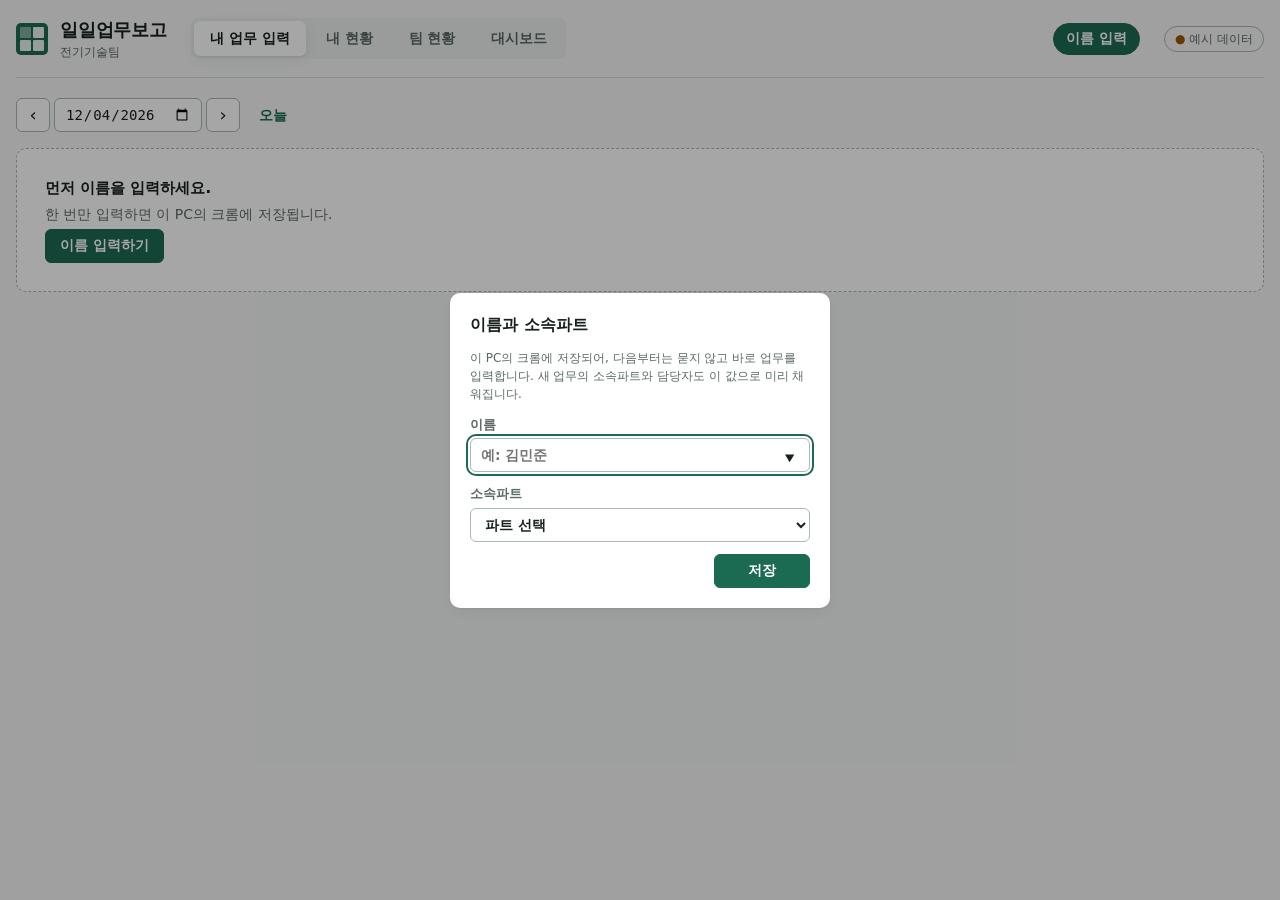
<file: daily-report/index.html>
<!doctype html>
<html lang="ko">
<head>
<meta charset="utf-8">
<meta name="viewport" content="width=device-width, initial-scale=1, viewport-fit=cover">
<title>팀 일일업무보고</title>
<link rel="stylesheet" href="css/style.css">
<!-- [팀장용 대시보드] 분리할 때 이 줄과 아래 dashboard.js 줄을 지우면 됩니다 -->
<link rel="stylesheet" href="dashboard/dashboard.css">
</head>
<body>
<div class="app">
  <header class="topbar">
    <div class="brand">
      <span class="brand-mark" aria-hidden="true"><i></i><i></i><i></i><i></i></span>
      <div>
        <h1>일일업무보고</h1>
        <p id="team-name" class="brand-sub"></p>
      </div>
    </div>
    <nav class="tabs" role="tablist" aria-label="화면 선택">
      <button type="button" role="tab" id="tab-input" data-tab="input">내 업무 입력</button>
      <button type="button" role="tab" id="tab-leader" data-tab="leader">팀 현황</button>
    </nav>
    <button type="button" id="me-chip" class="me-chip"></button>
    <span id="store-badge" class="store-badge"></span>
  </header>

  <div id="config-error" class="banner banner-error" hidden></div>

  <!-- 팀원: 내 업무 입력 -->
  <main id="view-input" class="view" role="tabpanel" aria-labelledby="tab-input">
    <div class="toolbar">
      <div class="whoami" id="whoami" hidden>
        <span class="whoami-label">작성자</span>
        <strong id="me-name"></strong>
        <select id="my-part" aria-label="내 소속파트"></select>
        <button type="button" class="btn ghost small" id="me-change">변경</button>
      </div>
      <div class="date-nav" role="group" aria-label="보고 날짜">
        <button type="button" class="icon-btn" id="in-prev" aria-label="이전 근무일">‹</button>
        <input type="date" id="in-date" aria-label="보고 날짜">
        <button type="button" class="icon-btn" id="in-next" aria-label="다음 근무일">›</button>
        <button type="button" class="btn ghost" id="in-today">오늘</button>
      </div>
    </div>

    <div id="me-empty" class="empty-state" hidden>
      <strong>먼저 이름을 입력하세요.</strong>
      <span>한 번만 입력하면 이 PC의 크롬에 저장됩니다.</span>
      <div><button type="button" class="btn primary" id="me-open">이름 입력하기</button></div>
    </div>

    <div id="in-body">
      <p id="in-heading" class="report-heading"></p>
      <div id="in-notice" class="banner banner-info" hidden></div>
      <div id="carry-notice" class="banner banner-carry" hidden></div>

      <section class="block">
        <header class="block-head">
          <h2>업무 목록</h2>
        </header>
        <div class="entry entry-head" aria-hidden="true">
          <span>#</span><span>소속파트</span><span>제목</span><span>내용</span><span>진행율</span><span>비고</span><span>담당자</span><span></span>
        </div>
        <div id="entries" class="entries"></div>
        <div class="add-row">
          <button type="button" class="btn add" id="add-entry">+ 빈 업무 추가</button>
          <button type="button" class="btn add" id="open-loader">+ 지난 업무에서 불러오기</button>
        </div>
        <div id="paused" class="paused" hidden></div>
      </section>

      <div class="savebar">
        <span id="dirty-text" class="dirty-text"></span>
        <button type="button" class="btn primary" id="save-btn">저장</button>
      </div>
    </div>
  </main>

  <!-- 팀장: 팀 현황 -->
  <main id="view-leader" class="view" role="tabpanel" aria-labelledby="tab-leader" hidden>
    <div class="toolbar">
      <div class="seg" role="group" aria-label="보기 방식">
        <button type="button" data-mode="day">일간</button>
        <button type="button" data-mode="week">주간</button>
      </div>
      <div class="date-nav" role="group" aria-label="조회 날짜">
        <button type="button" class="icon-btn" id="ld-prev" aria-label="이전">‹</button>
        <input type="date" id="ld-date" aria-label="조회 날짜">
        <button type="button" class="icon-btn" id="ld-next" aria-label="다음">›</button>
        <button type="button" class="btn ghost" id="ld-today">오늘</button>
      </div>
      <label class="field">
        <span>소속파트</span>
        <select id="part-filter"></select>
      </label>
      <span class="spacer"></span>
      <button type="button" class="btn" id="copy-tsv">엑셀로 복사</button>
      <button type="button" class="btn primary" id="dl-xlsx" title="파트 필터와 상관없이 팀 전체 보고를 .xlsx 파일로 내려받습니다">오늘 엑셀 내려받기</button>
      <button type="button" class="btn" id="ld-refresh">새로고침</button>
    </div>

    <div id="summary" class="summary"></div>
    <div id="grid" class="grid-wrap"></div>
    <p id="loaded-at" class="meta"></p>
  </main>
</div>

<datalist id="member-list"></datalist>

<div id="toast" class="toast" role="status" aria-live="polite"></div>

<div id="me-dialog" class="dialog-backdrop" hidden>
  <form class="dialog me-form" id="me-setup" aria-labelledby="me-title">
    <h2 id="me-title">이름과 소속파트</h2>
    <p class="meta">이 PC의 크롬에 저장되어, 다음부터는 묻지 않고 바로 업무를 입력합니다. 새 업무의 소속파트와 담당자도 이 값으로 미리 채워집니다.</p>
    <label class="field-col"><span>이름</span>
      <input type="text" id="me-input" list="member-list" placeholder="예: 김민준" autocomplete="off">
    </label>
    <label class="field-col"><span>소속파트</span>
      <select id="setup-part"></select>
    </label>
    <div class="dialog-actions">
      <button type="button" class="btn" id="me-cancel">취소</button>
      <button type="submit" class="btn primary">저장</button>
    </div>
  </form>
</div>

<div id="conflict" class="dialog-backdrop" hidden>
  <div class="dialog conflict" role="alertdialog" aria-modal="true" aria-labelledby="cf-title">
    <h2 id="cf-title"></h2>
    <p id="cf-sub" class="meta"></p>
    <div class="cf-wrap">
      <table class="cf-table">
        <thead><tr><th>항목</th><th>내가 쓴 것</th><th id="cf-their-h"></th></tr></thead>
        <tbody id="cf-body"></tbody>
      </table>
    </div>
    <div class="dialog-actions">
      <button type="button" class="btn" data-cf="cancel">저장 취소</button>
      <button type="button" class="btn" data-cf="theirs">동료 것 유지</button>
      <button type="button" class="btn primary" data-cf="mine">내 것으로 반영</button>
    </div>
  </div>
</div>

<div id="loader" class="dialog-backdrop" hidden>
  <div class="dialog loader" role="dialog" aria-modal="true" aria-labelledby="loader-title">
    <header class="loader-head">
      <h2 id="loader-title">지난 업무에서 불러오기</h2>
      <button type="button" class="icon-btn del" id="loader-close" aria-label="닫기">×</button>
    </header>
    <div class="loader-filters">
      <label class="field"><span>누구</span>
        <select id="ldr-who"></select>
      </label>
      <label class="field"><span>기간</span>
        <select id="ldr-period">
          <option value="base" selected>올해 (1월 1일부터)</option>
          <option value="30">최근 1개월</option>
          <option value="90">최근 3개월</option>
          <option value="365">최근 1년 (작년 포함)</option>
          <option value="0">전체</option>
        </select>
      </label>
      <label class="check"><input type="checkbox" id="ldr-open" checked> 끝나지 않은 과제만</label>
      <input type="search" id="ldr-q" placeholder="제목·내용·담당자 검색" aria-label="검색어">
    </div>
    <p id="ldr-count" class="meta"></p>
    <div id="ldr-list" class="loader-list"></div>
    <footer class="loader-foot">
      <span id="ldr-picked" class="meta"></span>
      <button type="button" class="btn" id="ldr-cancel">취소</button>
      <button type="button" class="btn primary" id="ldr-add" disabled>선택한 업무 추가</button>
    </footer>
  </div>
</div>

<div id="dialog" class="dialog-backdrop" hidden>
  <div class="dialog" role="alertdialog" aria-modal="true" aria-labelledby="dialog-msg">
    <p id="dialog-msg" class="dialog-msg"></p>
    <div class="dialog-actions">
      <button type="button" class="btn" data-act="cancel">취소</button>
      <button type="button" class="btn primary" data-act="ok">확인</button>
    </div>
  </div>
</div>

<script src="js/config.js"></script>
<!-- APP_RUNTIME: server/start.bat 으로 실행하면 이 자리에 Goodocs 연결 설정이 들어간다 -->
<script src="js/util.js"></script>
<script src="js/model.js"></script>
<script src="js/store-mock.js"></script>
<script src="js/store-goodocs.js"></script>
<script src="js/xlsx.js"></script>
<script src="js/app.js"></script>
<script src="js/my-status.js"></script>
<!-- [팀장용 대시보드] 대시보드 탭 (dashboard/ 폴더의 독립 모듈) -->
<script src="dashboard/dashboard.js"></script>
</body>
</html>
</file>
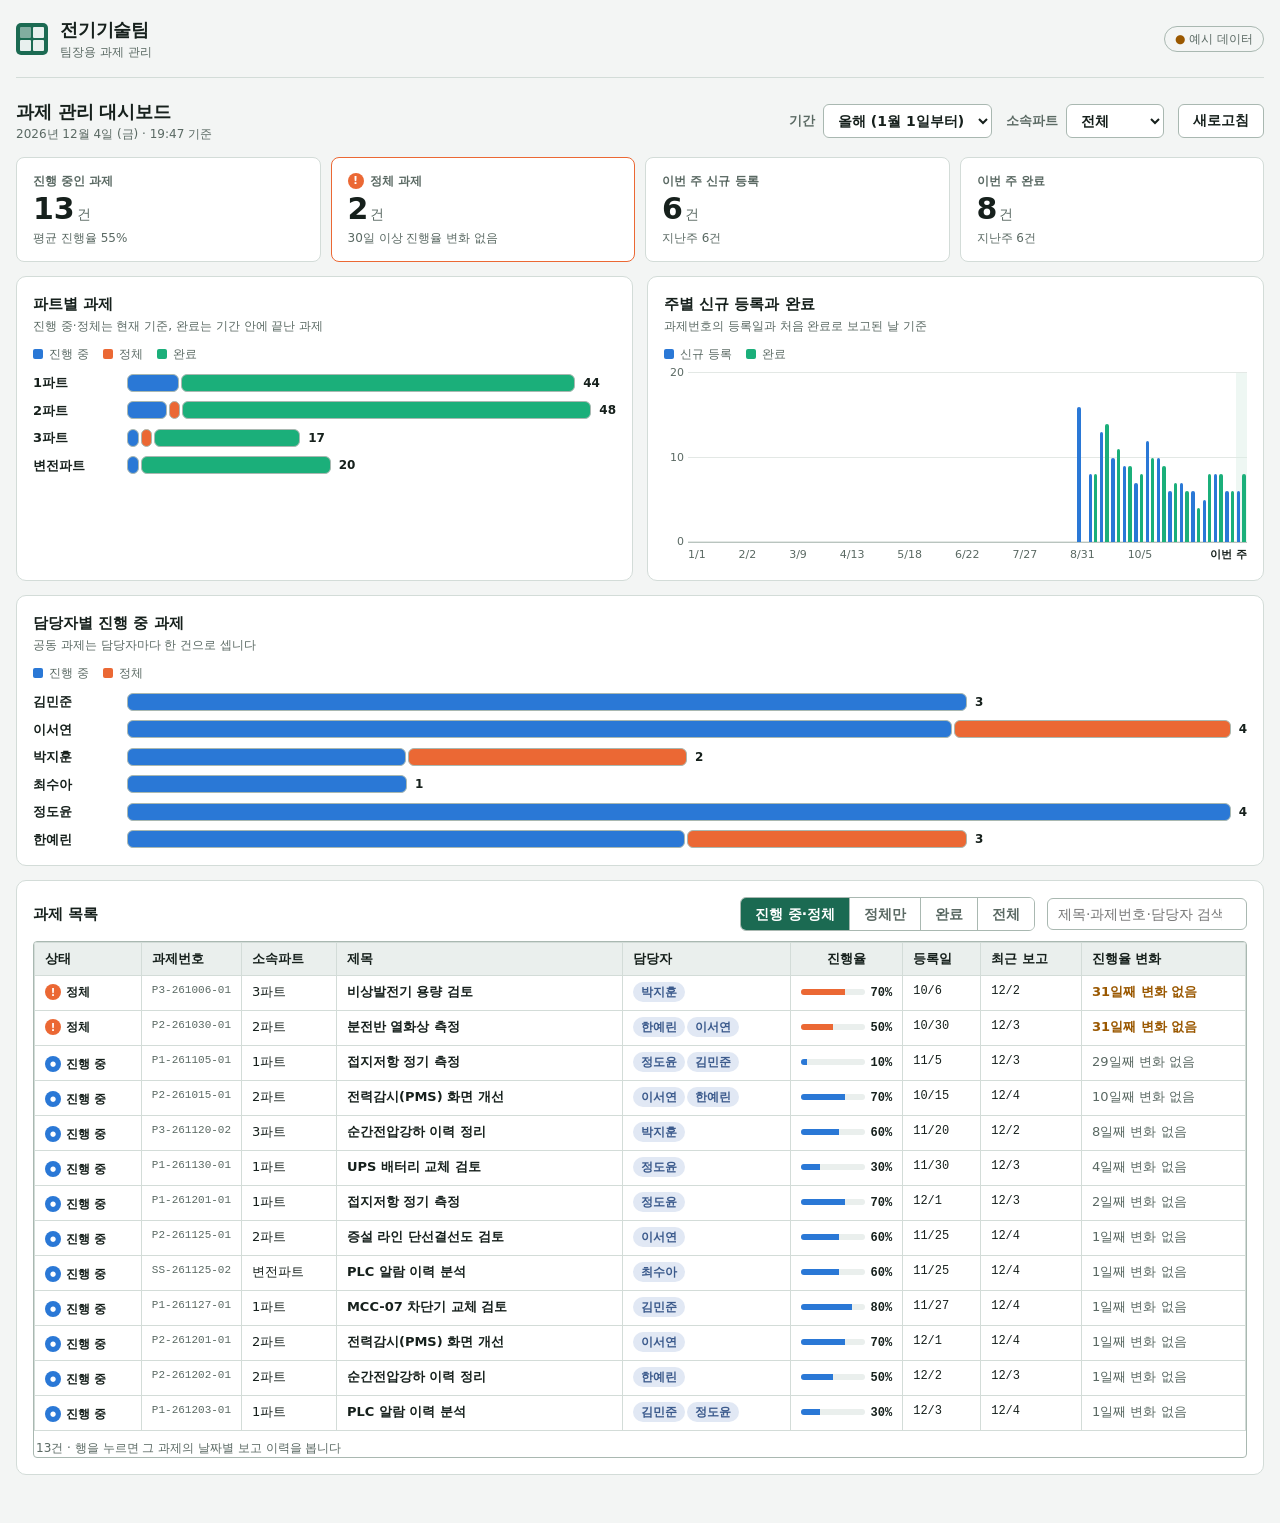
<file: daily-report/dashboard/index.html>
<!doctype html>
<html lang="ko">
<head>
<meta charset="utf-8">
<meta name="viewport" content="width=device-width, initial-scale=1, viewport-fit=cover">
<title>과제 관리 대시보드</title>
<link rel="stylesheet" href="../css/style.css">
<link rel="stylesheet" href="dashboard.css">
</head>
<body>
<!--
  팀장 전용 대시보드 페이지.
  일반 화면(../index.html)과 같은 설정·저장소·데이터 해석 규칙을 쓰고, 화면 코드(app.js)는 쓰지 않습니다.
  나중에 팀장 전용 솔루션으로 옮길 때는 이 폴더와 공통 js(config, util, model, store-*)만 가져가면 됩니다.
-->
<div class="app">
  <header class="topbar">
    <div class="brand">
      <span class="brand-mark" aria-hidden="true"><i></i><i></i><i></i><i></i></span>
      <div>
        <h1 id="team-title"></h1>
        <p id="team-name" class="brand-sub"></p>
      </div>
    </div>
    <span id="store-badge" class="store-badge" style="margin-left:auto"></span>
  </header>
  <main id="dash-root" class="view"></main>
</div>
<div id="toast" class="toast" role="status" aria-live="polite"></div>

<script src="../js/config.js"></script>
<!-- APP_RUNTIME: server/start.bat 으로 실행하면 이 자리에 Goodocs 연결 설정이 들어간다 -->
<script src="../js/util.js"></script>
<script src="../js/model.js"></script>
<script src="../js/store-mock.js"></script>
<script src="../js/store-goodocs.js"></script>
<script src="dashboard.js"></script>
<script>
  (function () {
    const cfg = window.APP_CONFIG;
    const store = DR.createStore();
    document.getElementById('team-title').textContent = cfg.TEAM_NAME;
    document.getElementById('team-name').textContent = '팀장용 과제 관리';
    const badge = document.getElementById('store-badge');
    badge.textContent = store.label;
    badge.dataset.kind = store.kind;
    const dash = DR.Dashboard.create(store);
    dash.mount(document.getElementById('dash-root'));
    dash.show();
  })();
</script>
</body>
</html>
</file>
<file: daily-report/css/style.css>
/* 레이아웃: 상단 바 + 단일 작업 영역. 팀 현황은 스프레드시트 격자(행 번호·열 문자)를 그대로 따른다 */
:root {
  --bg: #f3f5f4;
  --surface: #ffffff;
  --surface-2: #eaefed;
  --line: #d3dcd8;
  --line-strong: #a9b8b1;
  --fg: #16201c;
  --muted: #5a6963;
  --accent: #1b6a52;
  --accent-ink: #ffffff;
  --accent-soft: #d9ede5;
  --plan: #3b5a8c;
  --plan-soft: #e1e8f4;
  --warn: #9a5800;
  --warn-soft: #fbeedb;
  --danger: #b3261e;
  --danger-soft: #fbe5e3;
  --ok-soft: #dff1e7;
  --carry: #9aa6a1;
  --shadow: 0 1px 2px rgb(20 40 30 / 0.06), 0 4px 16px rgb(20 40 30 / 0.06);

  --font-ui: Pretendard, "Malgun Gothic", "맑은 고딕", "Apple SD Gothic Neo", "Noto Sans KR", system-ui, sans-serif;
  --font-num: "Cascadia Mono", Consolas, "SF Mono", ui-monospace, monospace;
  --radius: 6px;
}
@media (prefers-color-scheme: dark) {
  :root:not([data-theme="light"]) {
    --bg: #111715;
    --surface: #18201d;
    --surface-2: #1f2925;
    --line: #2d3a35;
    --line-strong: #44544d;
    --fg: #e4ebe8;
    --muted: #93a39c;
    --accent: #4fbf98;
    --accent-ink: #08130f;
    --accent-soft: #1d3a2f;
    --plan: #8eabdc;
    --plan-soft: #222f45;
    --warn: #e9a95a;
    --warn-soft: #3a2c19;
    --danger: #f08a80;
    --danger-soft: #3d1f1d;
    --ok-soft: #1b3428;
    --carry: #66736e;
    --shadow: 0 1px 2px rgb(0 0 0 / 0.3), 0 4px 16px rgb(0 0 0 / 0.25);
    color-scheme: dark;
  }
}
:root[data-theme="dark"] {
  --bg: #111715;
  --surface: #18201d;
  --surface-2: #1f2925;
  --line: #2d3a35;
  --line-strong: #44544d;
  --fg: #e4ebe8;
  --muted: #93a39c;
  --accent: #4fbf98;
  --accent-ink: #08130f;
  --accent-soft: #1d3a2f;
  --plan: #8eabdc;
  --plan-soft: #222f45;
  --warn: #e9a95a;
  --warn-soft: #3a2c19;
  --danger: #f08a80;
  --danger-soft: #3d1f1d;
  --ok-soft: #1b3428;
  --carry: #66736e;
  --shadow: 0 1px 2px rgb(0 0 0 / 0.3), 0 4px 16px rgb(0 0 0 / 0.25);
  color-scheme: dark;
}

* { box-sizing: border-box; }
[hidden] { display: none !important; }
body {
  margin: 0;
  background: var(--bg);
  color: var(--fg);
  font: 14px/1.5 var(--font-ui);
  -webkit-font-smoothing: antialiased;
}
button, input, select { font: inherit; color: inherit; }
:focus-visible { outline: 2px solid var(--accent); outline-offset: 2px; }

.app {
  max-width: 1280px;
  margin: 0 auto;
  padding-inline: 16px;
  padding-block: 0 48px;
}

/* ── 상단 바 ── */
.topbar {
  display: flex;
  align-items: center;
  flex-wrap: wrap;
  gap: 12px 24px;
  padding-block: 16px;
  border-bottom: 1px solid var(--line);
  margin-bottom: 20px;
}
.brand { display: flex; align-items: center; gap: 12px; }
.brand h1 { margin: 0; font-size: 18px; font-weight: 700; letter-spacing: -0.01em; }
.brand-sub { margin: 0; color: var(--muted); font-size: 12px; }
.brand-mark {
  display: grid;
  grid-template-columns: repeat(2, 11px);
  gap: 2px;
  padding: 4px;
  border-radius: 5px;
  background: var(--accent);
}
.brand-mark i { height: 11px; background: var(--accent-ink); opacity: 0.9; border-radius: 1px; }
.brand-mark i:first-child { opacity: 0.45; }

.tabs { display: flex; gap: 4px; background: var(--surface-2); padding: 3px; border-radius: 8px; }
.tabs button {
  border: 0;
  background: transparent;
  padding: 7px 16px;
  border-radius: 6px;
  cursor: pointer;
  color: var(--muted);
  font-weight: 600;
}
.tabs button[aria-selected="true"] { background: var(--surface); color: var(--fg); box-shadow: var(--shadow); }

.me-chip {
  margin-left: auto;
  height: 32px;
  padding: 0 12px;
  border: 1px solid var(--line-strong);
  border-radius: 999px;
  background: var(--surface);
  cursor: pointer;
  white-space: nowrap;
}
.me-chip:hover { border-color: var(--accent); }
.me-chip .me-label { color: var(--muted); font-size: 12px; }
.me-chip.needs { background: var(--accent); border-color: var(--accent); color: var(--accent-ink); }
.me-form { display: grid; gap: 12px; }
.me-form h2 { margin: 0; font-size: 16px; }
.me-form .meta { margin: 0; }
.field-col { display: grid; gap: 4px; font-weight: 600; }
.field-col span { color: var(--muted); font-size: 13px; }
.field-col input, .field-col select { width: 100%; }
.store-badge {
  font-size: 12px;
  padding: 3px 10px;
  border-radius: 999px;
  border: 1px solid var(--line-strong);
  color: var(--muted);
}
.store-badge[data-kind="goodocs"] { border-color: var(--accent); color: var(--accent); }
.store-badge::before { content: "● "; }
.store-badge[data-kind="mock"]::before { color: var(--warn); }

/* ── 공통 컨트롤 ── */
.toolbar { display: flex; flex-wrap: wrap; align-items: center; gap: 10px 14px; margin-bottom: 16px; }
.spacer { flex: 1; }
.field { display: flex; align-items: center; gap: 8px; font-weight: 600; }
.field span { color: var(--muted); font-size: 13px; }
select, input[type="text"], input[type="date"] {
  height: 34px;
  padding: 0 10px;
  background: var(--surface);
  border: 1px solid var(--line-strong);
  border-radius: var(--radius);
  min-width: 0;
}
input[type="date"] { font-family: var(--font-num); font-variant-numeric: tabular-nums; }
input:disabled, select:disabled { background: var(--surface-2); color: var(--fg); opacity: 1; border-color: var(--line); }
.date-nav { display: flex; align-items: center; gap: 4px; }

.btn {
  height: 34px;
  padding: 0 14px;
  border: 1px solid var(--line-strong);
  background: var(--surface);
  border-radius: var(--radius);
  cursor: pointer;
  font-weight: 600;
  white-space: nowrap;
}
.btn:hover { border-color: var(--accent); }
.btn.primary { background: var(--accent); border-color: var(--accent); color: var(--accent-ink); min-width: 96px; }
.btn.primary:disabled { opacity: 0.45; cursor: default; }
.btn.ghost { border-color: transparent; background: transparent; color: var(--accent); }
.btn.ghost:hover { background: var(--accent-soft); }
.btn.add { border-style: dashed; color: var(--muted); background: transparent; justify-self: start; }
.icon-btn {
  width: 34px;
  height: 34px;
  border: 1px solid var(--line-strong);
  background: var(--surface);
  border-radius: var(--radius);
  cursor: pointer;
  font-size: 18px;
  line-height: 1;
}
.icon-btn.del { border-color: transparent; background: transparent; color: var(--muted); }
.icon-btn.del:hover { color: var(--danger); background: var(--danger-soft); }
.check { display: inline-flex; align-items: center; gap: 6px; cursor: pointer; }
.check input { width: 16px; height: 16px; accent-color: var(--accent); }

.seg { display: inline-flex; border: 1px solid var(--line-strong); border-radius: var(--radius); overflow: hidden; }
.seg button { border: 0; background: var(--surface); padding: 0 14px; height: 32px; cursor: pointer; font-weight: 600; color: var(--muted); }
.seg button + button { border-left: 1px solid var(--line-strong); }
.seg button[aria-pressed="true"] { background: var(--accent); color: var(--accent-ink); }

.banner { padding: 10px 14px; border-radius: var(--radius); margin-bottom: 14px; }
.banner-info { background: var(--plan-soft); color: var(--plan); }
.banner-carry { background: var(--surface); border: 1px dashed var(--line-strong); color: var(--muted); }
.banner-carry b { color: var(--fg); }
.banner-error { background: var(--danger-soft); color: var(--danger); font-weight: 600; }

.pill {
  display: inline-block;
  padding: 1px 8px;
  border-radius: 999px;
  font-size: 12px;
  font-weight: 600;
  white-space: nowrap;
}
.pill-danger { background: var(--danger-soft); color: var(--danger); }
.pill-ok { background: var(--ok-soft); color: var(--accent); }
.pill-part { background: var(--surface-2); color: var(--fg); }
.pill-warn { background: var(--warn-soft); color: var(--warn); }
.stat-val.danger { color: var(--danger); }

/* 내 현황 */
.tab-badge {
  display: inline-grid;
  place-items: center;
  min-width: 18px;
  height: 18px;
  padding: 0 5px;
  margin-left: 4px;
  border-radius: 999px;
  background: var(--danger);
  color: #fff;
  font-size: 11px;
  font-weight: 800;
  vertical-align: 1px;
}
.ms { display: grid; gap: 14px; }
.ms-head { display: flex; align-items: center; justify-content: space-between; gap: 12px; flex-wrap: wrap; }
.ms-head h2 { margin: 0; font-size: 18px; }
.ms-head .meta { margin: 2px 0 0; }
.ms .banner, .ms .summary { margin: 0; }
.ms-list { display: grid; gap: 8px; }
.ms-item {
  display: grid;
  grid-template-columns: 230px minmax(0, 1fr) auto;
  gap: 12px;
  align-items: center;
  padding: 12px 14px;
  border: 1px solid var(--line);
  border-left-width: 4px;
  border-radius: 8px;
}
.ms-item.lv-critical { border-left-color: var(--danger); background: var(--danger-soft); }
.ms-item.lv-warn { border-left-color: var(--warn); background: var(--warn-soft); }
.ms-item.lv-info { border-left-color: var(--line-strong); }
.ms-flag { display: inline-flex; align-items: center; gap: 6px; font-weight: 700; font-size: 13px; }
.ms-flag i {
  display: inline-grid;
  place-items: center;
  flex: none;
  width: 18px;
  height: 18px;
  border-radius: 50%;
  font-style: normal;
  font-size: 11px;
  color: var(--surface);
}
.lv-critical .ms-flag { color: var(--danger); }
.lv-critical .ms-flag i { background: var(--danger); }
.lv-warn .ms-flag { color: var(--warn); }
.lv-warn .ms-flag i { background: var(--warn); }
.lv-info .ms-flag { color: var(--muted); }
.lv-info .ms-flag i { background: var(--muted); }
.ms-title { font-weight: 700; }
.ms-title .tid-cell { font-family: var(--font-num); font-size: 11px; color: var(--muted); font-weight: 500; margin-right: 4px; }
.ms-body .meta { margin: 2px 0 0; }
.ms-table { min-width: 820px; }
.ms-table td.title { font-weight: 600; min-width: 220px; }
.ms-table .tid-cell { font-family: var(--font-num); font-size: 11px; color: var(--muted); white-space: nowrap; }
@media (max-width: 760px) {
  .ms-item { grid-template-columns: 1fr; }
  .ms-item .btn { justify-self: start; }
}
.pill-part b { font-family: var(--font-num); margin-left: 2px; }

/* ── 팀원 입력 ── */
.empty-state {
  display: grid;
  gap: 4px;
  padding: 28px;
  background: var(--surface);
  border: 1px dashed var(--line-strong);
  border-radius: 10px;
  color: var(--muted);
}
.empty-state strong { color: var(--fg); font-size: 15px; }
.report-heading { margin: 0 0 12px; font-size: 20px; font-weight: 700; letter-spacing: -0.01em; text-wrap: balance; }

.block {
  display: grid;
  gap: 8px;
  background: var(--surface);
  border: 1px solid var(--line);
  border-radius: 10px;
  padding: 16px;
  margin-bottom: 14px;
}
.block-head { display: flex; align-items: center; justify-content: space-between; gap: 8px; }
.block-head h2 { margin: 0; font-size: 15px; }
.rows-empty { margin: 4px 0; color: var(--muted); }
.entries { display: grid; }
.entry {
  display: grid;
  grid-template-columns: 88px 100px minmax(0, 1fr) minmax(0, 1.5fr) 90px minmax(0, 0.7fr) 150px 34px;
  gap: 6px;
  align-items: start;
  padding-block: 8px;
  border-top: 1px solid var(--line);
}
.entry-head {
  border-top: 0;
  padding-block: 0 2px;
  color: var(--muted);
  font-size: 12px;
  font-weight: 600;
  letter-spacing: 0.02em;
}
.entry-no {
  padding-top: 8px;
  text-align: center;
  color: var(--muted);
  font-family: var(--font-num);
  font-size: 12px;
  font-variant-numeric: tabular-nums;
}
.entry-head span:first-child { text-align: center; }
.cell { display: grid; gap: 2px; min-width: 0; }
.cell-label { display: none; color: var(--muted); font-size: 12px; font-weight: 600; }
.cell input { width: 100%; }
textarea {
  width: 100%;
  min-height: 64px;
  max-height: 360px;
  padding: 7px 10px;
  background: var(--surface);
  border: 1px solid var(--line-strong);
  border-radius: var(--radius);
  font: inherit;
  line-height: 1.45;
  color: inherit;
  resize: vertical;
  overflow-y: auto;
}
textarea:disabled { background: var(--surface-2); border-color: var(--line); color: var(--fg); resize: none; }
.entry .del { margin-top: 0; }
.entry-no small {
  display: block;
  margin-top: 2px;
  font-family: var(--font-ui);
  font-size: 10px;
  color: var(--carry);
}
.entry.carried input, .entry.carried textarea { color: var(--carry); border-style: dashed; }
.entry.is-done input, .entry.is-done textarea { background: var(--ok-soft); border-color: transparent; }
.entry.is-done [data-f="progress"] { color: var(--accent); font-weight: 700; }
.done-btn {
  height: 30px;
  border: 1px solid var(--accent);
  background: var(--surface);
  color: var(--accent);
  border-radius: var(--radius);
  font-weight: 700;
  font-size: 13px;
  cursor: pointer;
}
.done-btn:hover { background: var(--accent-soft); }
.done-btn[aria-pressed="true"] { background: var(--accent); color: var(--accent-ink); }
.add-row { display: flex; flex-wrap: wrap; gap: 8px; }
.entry.flash { animation: flash 1.6s ease-out; border-radius: 8px; }
.entry-no small.resumed { color: var(--accent); font-weight: 700; }
.ldr-item.is-in { opacity: 0.6; cursor: default; }

/* 쉬고 있는 내 과제 */
.paused { display: grid; gap: 8px; margin-top: 6px; padding: 12px 14px; border: 1px dashed var(--line-strong); border-radius: 8px; }
.paused-head { display: grid; gap: 2px; }
.paused-head .meta { margin: 0; }
.paused-list { list-style: none; margin: 0; padding: 0; display: grid; gap: 6px; }
.paused-list li {
  display: grid;
  grid-template-columns: 110px minmax(0, 1fr) minmax(0, 1.2fr) auto;
  gap: 10px;
  align-items: center;
  padding: 6px 0;
  border-top: 1px solid var(--line);
}
.paused-list li:first-child { border-top: 0; }
.paused-list .tid-cell { font-family: var(--font-num); font-size: 11px; color: var(--muted); }
.paused-title { font-weight: 600; overflow: hidden; text-overflow: ellipsis; white-space: nowrap; }
.paused-list .meta { margin: 0; }
.rest-long { color: var(--warn); }
@media (max-width: 760px) {
  .paused-list li { grid-template-columns: 1fr auto; }
  .paused-list .tid-cell, .paused-list .meta { grid-column: 1; }
  .paused-list .btn { grid-row: 1 / span 3; grid-column: 2; }
}
@keyframes flash { 0%, 30% { background: var(--accent-soft); } 100% { background: transparent; } }
@media (prefers-reduced-motion: reduce) { .entry.flash { animation: none; background: var(--accent-soft); } }
.cell select { width: 100%; }
select.unset { color: var(--muted); }
.owners {
  display: flex;
  flex-wrap: wrap;
  gap: 4px;
  align-items: center;
  min-height: 34px;
  padding: 3px 4px;
  background: var(--surface);
  border: 1px solid var(--line-strong);
  border-radius: var(--radius);
}
.owners:focus-within { outline: 2px solid var(--accent); outline-offset: 1px; }
.owner-add { flex: 1; min-width: 60px; height: 26px !important; border: 0 !important; padding: 0 4px !important; background: transparent !important; }
.owner-add:focus-visible { outline: none; }
.chip {
  display: inline-flex;
  align-items: center;
  gap: 2px;
  padding: 1px 4px 1px 8px;
  border-radius: 999px;
  background: var(--plan-soft);
  color: var(--plan);
  font-size: 12px;
  font-weight: 600;
  white-space: nowrap;
}
.chip button { border: 0; background: none; color: inherit; cursor: pointer; padding: 0 2px; font-size: 14px; line-height: 1; opacity: 0.7; }
.chip button:hover { opacity: 1; }
.entry.carried .owners { border-style: dashed; }
.entry.carried .chip { opacity: 0.6; }

.whoami { display: flex; align-items: center; gap: 8px; }
.whoami-label { color: var(--muted); font-size: 13px; font-weight: 600; }
.whoami strong { font-size: 15px; }
.whoami select { height: 30px; }
.setup-row select { width: 130px; }
.btn.small { height: 28px; padding: 0 8px; font-size: 13px; }
.setup-row { display: flex; gap: 8px; margin-top: 8px; }
.setup-row input { width: 200px; }
.ok { color: var(--accent); font-weight: 700; }

/* 과제번호 · 공동 과제 */
.entry-no small.tid { color: var(--muted); font-family: var(--font-num); font-size: 10px; }
.entry-no small { white-space: nowrap; }
.entry-no small.tid { white-space: normal; line-height: 1.25; margin-top: 2px; }
.entry-no small.by { color: var(--plan); }
.sheet td.tid-cell { width: 1%; white-space: nowrap; font-family: var(--font-num); font-size: 11px; color: var(--muted); }
.sheet td.time small { display: block; font-family: var(--font-ui); font-size: 11px; }

/* 충돌 비교 */
.dialog.conflict { width: min(860px, 100%); max-height: min(88vh, 900px); display: grid; grid-template-rows: auto auto minmax(0, 1fr) auto; gap: 10px; }
.conflict h2 { margin: 0; font-size: 16px; color: var(--warn); }
.conflict .meta { margin: 0; }
.cf-wrap { overflow: auto; border: 1px solid var(--line); border-radius: 6px; }
.cf-table { border-collapse: collapse; width: 100%; min-width: 520px; font-size: 13px; }
.cf-table th, .cf-table td { border-bottom: 1px solid var(--line); padding: 8px 10px; text-align: left; vertical-align: top; }
.cf-table thead th { background: var(--surface-2); position: sticky; top: 0; }
.cf-table tbody th { width: 80px; color: var(--muted); white-space: nowrap; }
.cf-table td { width: 45%; white-space: pre-wrap; overflow-wrap: anywhere; }
.cf-table tr.diff td { background: var(--warn-soft); }
.cf-table tr.diff th { color: var(--warn); }
.conflict .dialog-actions { flex-wrap: wrap; }

/* 지난 업무 불러오기 */
.dialog.loader {
  width: min(760px, 100%);
  max-height: min(86vh, 860px);
  display: grid;
  grid-template-rows: auto auto auto minmax(0, 1fr) auto;
  gap: 10px;
  padding: 18px;
}
.loader-head { display: flex; align-items: center; justify-content: space-between; }
.loader-head h2 { margin: 0; font-size: 16px; }
.loader-filters { display: flex; flex-wrap: wrap; gap: 8px 12px; align-items: center; }
.loader-filters input[type="search"] {
  flex: 1;
  min-width: 180px;
  height: 34px;
  padding: 0 10px;
  background: var(--surface);
  border: 1px solid var(--line-strong);
  border-radius: var(--radius);
}
.loader-filters + .meta { margin: 0; }
.loader-list { overflow-y: auto; display: grid; align-content: start; gap: 6px; padding-right: 2px; min-height: 120px; }
.ldr-item {
  display: grid;
  grid-template-columns: 20px minmax(0, 1fr);
  gap: 2px 8px;
  padding: 10px 12px;
  border: 1px solid var(--line);
  border-radius: 8px;
  cursor: pointer;
  background: var(--surface);
}
.ldr-item:hover { border-color: var(--line-strong); }
.ldr-item.on { border-color: var(--accent); background: var(--accent-soft); }
.ldr-item input { grid-row: 1 / 4; margin-top: 3px; width: 16px; height: 16px; accent-color: var(--accent); }
.ldr-meta { font-size: 12px; color: var(--muted); font-variant-numeric: tabular-nums; }
.ldr-title { font-weight: 700; white-space: pre-wrap; }
.ldr-content {
  white-space: pre-wrap;
  color: var(--muted);
  font-size: 13px;
  display: -webkit-box;
  -webkit-line-clamp: 3;
  -webkit-box-orient: vertical;
  overflow: hidden;
}
.loader-foot { display: flex; align-items: center; justify-content: flex-end; gap: 8px; }
.loader-foot .meta { margin: 0 auto 0 0; }

.savebar {
  position: sticky;
  bottom: 0;
  display: flex;
  align-items: center;
  justify-content: flex-end;
  gap: 14px;
  padding-block: 12px calc(12px + env(safe-area-inset-bottom, 0px));
  background: linear-gradient(to top, var(--bg) 70%, transparent);
}
.dirty-text { color: var(--muted); }
.dirty-text.pending { color: var(--warn); font-weight: 600; }

/* ── 팀 현황 ── */
.summary { display: grid; grid-template-columns: repeat(auto-fit, minmax(200px, 1fr)); gap: 10px; margin-bottom: 14px; }
.stat {
  display: grid;
  align-content: start;
  gap: 6px;
  background: var(--surface);
  border: 1px solid var(--line);
  border-radius: 8px;
  padding: 12px 14px;
  min-width: 0;
}
.stat-label { color: var(--muted); font-size: 12px; font-weight: 600; }
.stat-val { font-size: 22px; font-weight: 700; font-family: var(--font-num); font-variant-numeric: tabular-nums; }
.stat-val small { font-size: 13px; color: var(--muted); font-weight: 500; margin-left: 2px; font-family: var(--font-ui); }
.stat-val.warn { color: var(--warn); }
.stat-val.ok { color: var(--accent); }
.chips { display: flex; flex-wrap: wrap; gap: 4px; }
.meter { height: 4px; background: var(--surface-2); border-radius: 2px; overflow: hidden; }
.meter span { display: block; height: 100%; background: var(--accent); }

.grid-wrap {
  overflow-x: auto;
  background: var(--surface);
  border: 1px solid var(--line-strong);
  border-radius: 4px;
}
.grid-wrap[aria-busy="true"] { opacity: 0.6; }
.sheet { border-collapse: collapse; width: 100%; min-width: 1000px; font-size: 13px; }
.sheet th, .sheet td { border: 1px solid var(--line); padding: 6px 10px; vertical-align: top; text-align: left; }
.sheet thead th { position: sticky; top: 0; background: var(--surface-2); font-weight: 600; white-space: nowrap; }
.sheet thead tr.letters th {
  font-family: var(--font-num);
  font-size: 11px;
  color: var(--muted);
  text-align: center;
  font-weight: 500;
  padding-block: 2px;
}
.sheet .corner, .sheet .rn {
  width: 40px;
  background: var(--surface-2);
  color: var(--muted);
  text-align: center;
  font-family: var(--font-num);
  font-size: 11px;
  font-weight: 500;
}
.sheet tbody tr:hover td { background: color-mix(in srgb, var(--accent-soft) 40%, transparent); }
.sheet tr.group-end td, .sheet tr.group-end th { border-bottom: 2px solid var(--line-strong); }
.sheet td.name { font-weight: 700; white-space: nowrap; background: var(--surface); }
.sheet td.part-group { width: 1%; white-space: nowrap; background: var(--surface); }
.sheet td.part-group b { display: block; font-size: 14px; }
.sheet td.part-group small { color: var(--muted); font-size: 11px; }
.sheet td.owners-cell { width: 1%; }
.sheet td.owners-cell .chip { margin: 0 2px 2px 0; padding-right: 8px; }
.sheet tr.is-done td.title { color: var(--accent); }
.sheet tr.empty-part td { background: var(--surface-2); }
.sheet td.title, .sheet td.content, .sheet td.note { white-space: pre-wrap; overflow-wrap: anywhere; }
.sheet td.title { min-width: 200px; font-weight: 600; }
.sheet td.content { min-width: 320px; }
.sheet td.note { min-width: 140px; color: var(--warn); }
.sheet td.prog { width: 1%; white-space: nowrap; text-align: center; }
.sheet th.c { text-align: center; }
/* 진행율은 어디서나 가운데 정렬 */
.entry [data-f="progress"] { text-align: center; }
.entry-head span:nth-child(5) { text-align: center; }
.sheet td.prog b, .ptext { font-family: var(--font-num); font-variant-numeric: tabular-nums; font-weight: 600; font-size: 12px; margin-left: 6px; }
.ptext { margin-left: 0; }
.sheet td.time { width: 1%; white-space: nowrap; color: var(--muted); font-family: var(--font-num); font-variant-numeric: tabular-nums; font-size: 12px; }
.sheet tr.missing td { background: var(--danger-soft); }
.grid-empty { color: var(--muted); padding-block: 20px; }

.pbar { display: inline-block; width: 64px; height: 6px; background: var(--surface-2); border-radius: 3px; overflow: hidden; vertical-align: middle; }
.pbar span { display: block; height: 100%; background: var(--warn); }
.pbar[data-tone="mid"] span { background: var(--plan); }
.pbar[data-tone="done"] span { background: var(--accent); }

.sheet-week td.wk { position: relative; width: 18%; min-width: 150px; }
.sheet-week th.is-today { background: var(--accent-soft); }
.day-link { border: 0; background: none; padding: 0; font-weight: 600; cursor: pointer; color: inherit; }
.day-link:hover { color: var(--accent); text-decoration: underline; }
.sheet-week ul { margin: 0; padding: 0; list-style: none; display: grid; gap: 4px; }
.sheet-week li { display: grid; grid-template-columns: minmax(0, 1fr) auto; gap: 2px 6px; line-height: 1.35; }
.wk-p { font-family: var(--font-num); font-size: 11px; color: var(--muted); font-variant-numeric: tabular-nums; }
.wk-p.ok { color: var(--accent); font-weight: 700; }
.wk-owner { grid-column: 1 / -1; font-size: 11px; color: var(--plan); }
.wk-note { grid-column: 1 / -1; font-size: 11px; color: var(--warn); }
.wk-open { position: absolute; inset: 0; border: 0; background: transparent; cursor: pointer; }
.wk-open:hover { background: color-mix(in srgb, var(--accent-soft) 45%, transparent); }
.missing-cell { background: var(--danger-soft); }
.future { background: repeating-linear-gradient(135deg, transparent 0 6px, var(--surface-2) 6px 7px); }
.muted { color: var(--muted); }
.meta { color: var(--muted); font-size: 12px; margin: 8px 2px 0; }

/* ── 알림 / 확인창 ── */
.toast {
  position: fixed;
  left: 50%;
  bottom: calc(24px + env(safe-area-inset-bottom, 0px));
  transform: translate(-50%, 16px);
  max-width: min(520px, calc(100vw - 32px));
  padding: 10px 16px;
  border-radius: 8px;
  background: var(--fg);
  color: var(--bg);
  font-weight: 600;
  box-shadow: var(--shadow);
  opacity: 0;
  pointer-events: none;
  transition: opacity 0.2s, transform 0.2s;
  z-index: 20;
}
.toast.show { opacity: 1; transform: translate(-50%, 0); }
.toast[data-kind="error"] { background: var(--danger); color: #fff; }
.toast[data-kind="warn"] { background: var(--warn); color: #fff; }

.dialog-backdrop {
  position: fixed;
  inset: 0;
  display: grid;
  place-items: center;
  padding: 16px;
  background: rgb(0 0 0 / 0.35);
  z-index: 30;
}
.dialog {
  width: min(380px, 100%);
  background: var(--surface);
  border-radius: 10px;
  padding: 20px;
  box-shadow: var(--shadow);
}
.dialog-msg { margin: 0 0 16px; font-weight: 600; }
.dialog-actions { display: flex; justify-content: flex-end; gap: 8px; }

@media (prefers-reduced-motion: reduce) {
  .toast { transition: none; }
}

/* ── 좁은 화면(휴대폰) ── */
@media (max-width: 640px) {
  .me-chip { margin-left: 0; }
  .entry-head { display: none; }
  .entry { grid-template-columns: 72px minmax(0, 1fr) 96px 34px; }
  .entry-no { grid-column: 1; grid-row: 1; }
  .entry .c-part { grid-column: 2; grid-row: 1; }
  .entry .c-progress { grid-column: 3; grid-row: 1; }
  .entry .del { grid-column: 4; grid-row: 1; margin-top: 18px; }
  .setup-row input { width: auto; flex: 1; }
  .entry .c-title, .entry .c-content, .entry .c-note, .entry .c-owners { grid-column: 2 / -1; }
  .cell-label { display: block; }
}
</file>
<file: daily-report/dashboard/dashboard.css>
/* 팀장용 과제관리 대시보드 — 공통 css/style.css의 토큰 위에 얹는다 */
:root {
  /* 상태 색 (색약 검증 통과: 진행 중·정체·완료 3색). 같은 상태는 모든 차트에서 같은 색 */
  --s-active: #2a78d6;
  --s-stalled: #eb6834;
  --s-done: #1baf7a;
  --grid: #e3e8e5;
  --axis: #b9c4bf;
  --tip-bg: #16201c;
  --tip-fg: #ffffff;
}
@media (prefers-color-scheme: dark) {
  :root:not([data-theme="light"]) {
    --s-active: #3987e5;
    --s-stalled: #d95926;
    --s-done: #199e70;
    --grid: #26302c;
    --axis: #3a4641;
    --tip-bg: #e4ebe8;
    --tip-fg: #111715;
  }
}
:root[data-theme="dark"] {
  --s-active: #3987e5;
  --s-stalled: #d95926;
  --s-done: #199e70;
  --grid: #26302c;
  --axis: #3a4641;
  --tip-bg: #e4ebe8;
  --tip-fg: #111715;
}

.s-active { background: var(--s-active); }
.s-stalled { background: var(--s-stalled); }
.s-done { background: var(--s-done); }

.dash { display: grid; gap: 14px; }
.dash-toolbar { display: flex; flex-wrap: wrap; align-items: center; gap: 10px 14px; }
.dash-title { display: grid; margin-right: auto; }
.dash-title h2 { margin: 0; font-size: 18px; letter-spacing: -0.01em; }
.dash-title .meta { margin: 0; }

/* 핵심 숫자 */
.dash-kpis { display: grid; grid-template-columns: repeat(auto-fit, minmax(190px, 1fr)); gap: 10px; }
.kpi {
  display: grid;
  gap: 2px;
  padding: 14px 16px;
  background: var(--surface);
  border: 1px solid var(--line);
  border-radius: 8px;
  min-width: 0;
}
.kpi-label { color: var(--muted); font-size: 12px; font-weight: 600; display: flex; align-items: center; gap: 6px; }
.kpi-val { font-size: 30px; font-weight: 700; line-height: 1.15; }
.kpi-val small { font-size: 14px; color: var(--muted); font-weight: 500; margin-left: 2px; }
.kpi-sub { color: var(--muted); font-size: 12px; }
.kpi.is-warn { border-color: var(--s-stalled); }
.warn-icon {
  display: inline-grid;
  place-items: center;
  width: 16px;
  height: 16px;
  border-radius: 50%;
  background: var(--s-stalled);
  color: #fff;
  font-style: normal;
  font-size: 11px;
  font-weight: 800;
}

/* 카드 */
.dash-grid { display: grid; grid-template-columns: repeat(2, minmax(0, 1fr)); gap: 14px; }
.dash-card {
  display: grid;
  align-content: start;
  gap: 10px;
  padding: 16px;
  background: var(--surface);
  border: 1px solid var(--line);
  border-radius: 10px;
  min-width: 0;
}
.dash-card header h3 { margin: 0; font-size: 15px; }
.dash-card header .meta { margin: 2px 0 0; }
.dash-wide { grid-column: 1 / -1; }

.legend { display: flex; flex-wrap: wrap; gap: 4px 14px; font-size: 12px; color: var(--muted); }
.legend span { display: inline-flex; align-items: center; gap: 6px; }
.sw { width: 10px; height: 10px; border-radius: 2px; display: inline-block; }

/* 가로 누적 막대: 칸 사이 2px 틈, 끝만 둥글게 */
.hbars { display: grid; gap: 8px; }
.hb-row { display: grid; grid-template-columns: 84px minmax(0, 1fr); gap: 10px; align-items: center; }
.hb-label { font-size: 13px; font-weight: 600; white-space: nowrap; overflow: hidden; text-overflow: ellipsis; }
.hb-track { display: flex; align-items: center; gap: 8px; min-width: 0; }
.hb-bar { display: flex; gap: 2px; height: 18px; border-radius: 0 4px 4px 0; overflow: hidden; min-width: 2px; }
.hb-bar .seg { min-width: 3px; height: 100%; }
.hb-bar .seg:hover { filter: brightness(1.12); }
.hb-total { font-size: 12px; font-variant-numeric: tabular-nums; color: var(--fg); }

/* 세로 막대(주별) */
.cols { display: grid; gap: 4px; }
.cols-plot { position: relative; height: 170px; margin-left: 24px; border-bottom: 1px solid var(--axis); }
.gridline { position: absolute; left: 0; right: 0; border-top: 1px solid var(--grid); }
.gridline em {
  position: absolute;
  left: -24px;
  top: -8px;
  width: 20px;
  text-align: right;
  font-style: normal;
  font-size: 11px;
  color: var(--muted);
  font-variant-numeric: tabular-nums;
}
.cols-groups { position: absolute; inset: 0; display: flex; align-items: flex-end; }
.cols-group { flex: 1; display: flex; justify-content: center; align-items: flex-end; gap: 2px; height: 100%; }
.col { width: min(16px, 30%); border-radius: 4px 4px 0 0; min-height: 0; }
.col:hover { filter: brightness(1.12); }
.cols-group.is-now { background: color-mix(in srgb, var(--accent-soft) 45%, transparent); }
.cols-x { display: flex; margin-left: 24px; }
.cols-x span { flex: 1; text-align: center; font-size: 11px; color: var(--muted); font-variant-numeric: tabular-nums; white-space: nowrap; }
.cols-x span.is-now { color: var(--fg); font-weight: 700; }

/* 과제 목록 */
.list-head { display: flex; flex-wrap: wrap; align-items: center; gap: 8px 12px; }
.list-head h3 { margin-right: auto !important; }
.list-head input[type="search"] {
  height: 32px;
  padding: 0 10px;
  min-width: 200px;
  background: var(--surface);
  border: 1px solid var(--line-strong);
  border-radius: var(--radius);
}
.dash-table { min-width: 900px; }
.dash-table tbody tr { cursor: pointer; }
.dash-table tbody tr:focus-visible { outline: 2px solid var(--accent); outline-offset: -2px; }
.dash-table td.title { font-weight: 600; min-width: 220px; }
.dash-table td.num { font-family: var(--font-num); font-variant-numeric: tabular-nums; font-size: 12px; white-space: nowrap; }
.dash-table td.warn { color: var(--warn); font-weight: 600; }
.dash-table .chip { margin: 0 2px 2px 0; padding-right: 8px; }
.nowrap { white-space: nowrap; }
.pbar span.s-active { background: var(--s-active); }
.pbar span.s-stalled { background: var(--s-stalled); }
.pbar span.s-done { background: var(--s-done); }

/* 상태 표시: 색 + 기호 + 글자 (색만으로 구분하지 않음) */
.st { display: inline-flex; align-items: center; gap: 5px; font-size: 12px; font-weight: 700; white-space: nowrap; color: var(--fg); }
.st i {
  display: inline-grid;
  place-items: center;
  width: 16px;
  height: 16px;
  border-radius: 50%;
  font-style: normal;
  font-size: 10px;
  color: #fff;
}
.st-active i { background: var(--s-active); font-size: 7px; }
.st-stalled i { background: var(--s-stalled); }
.st-done i { background: var(--s-done); }

/* 툴팁 */
.dash-tip {
  position: fixed;
  z-index: 40;
  pointer-events: none;
  padding: 5px 9px;
  border-radius: 6px;
  background: var(--tip-bg);
  color: var(--tip-fg);
  font-size: 12px;
  font-weight: 600;
  white-space: nowrap;
}

/* 과제 이력 */
.dialog.dash-hist { width: min(900px, 100%); max-height: min(88vh, 900px); display: grid; grid-template-rows: auto minmax(0, 1fr); gap: 10px; }
.dash-hist h2 { margin: 0; font-size: 16px; }
.hist-body { display: grid; gap: 8px; overflow: auto; min-height: 0; }
.hist-body .meta { margin: 0; }
.hist-body .sheet { min-width: 640px; }

@media (max-width: 900px) {
  .dash-grid { grid-template-columns: 1fr; }
}
@media (max-width: 640px) {
  .hb-row { grid-template-columns: 64px minmax(0, 1fr); }
  .list-head input[type="search"] { min-width: 0; flex: 1; }
}
</file>
